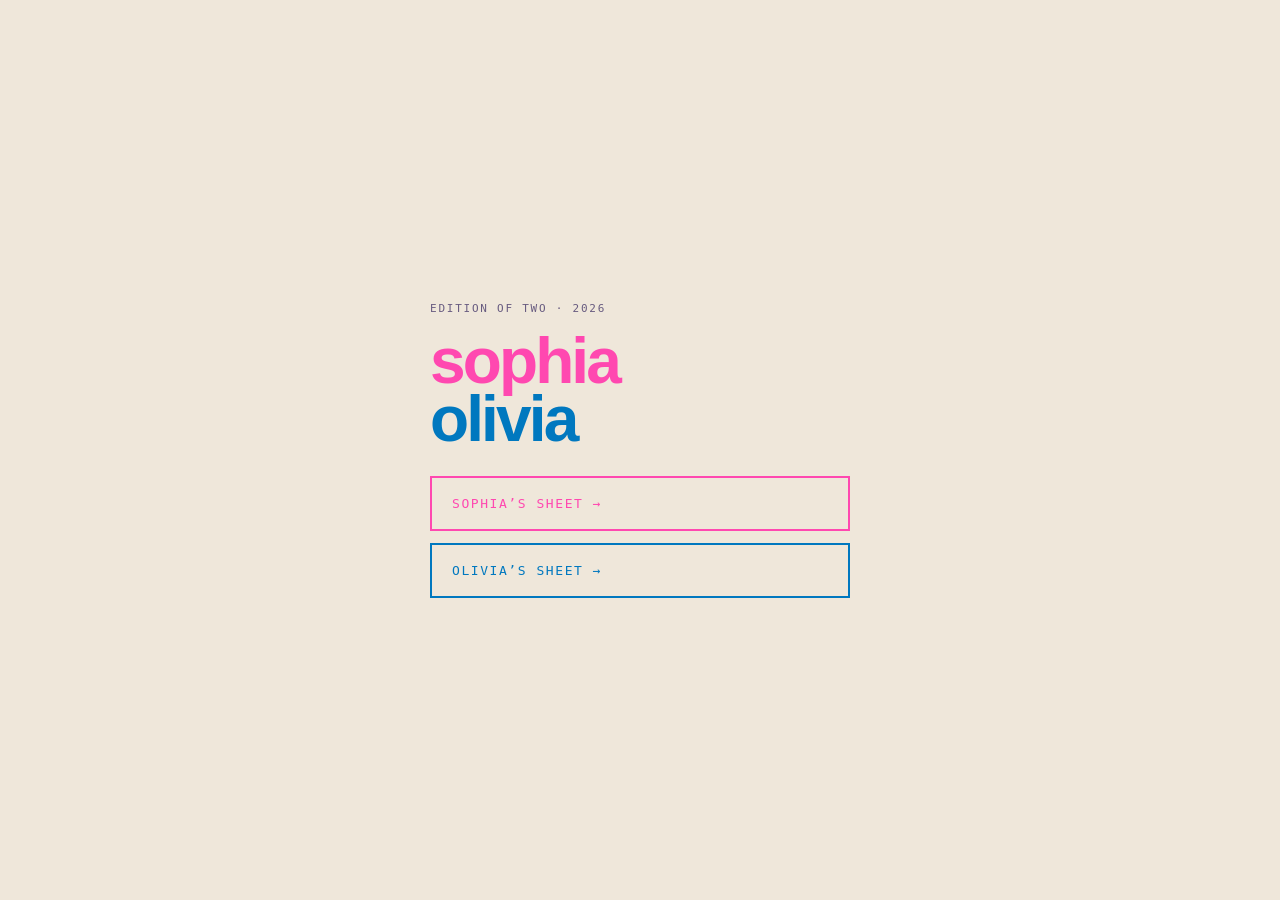
<file: index.html>
<!DOCTYPE html>
<html lang="en">
<head>
<meta charset="utf-8">
<meta name="viewport" content="width=device-width,initial-scale=1,viewport-fit=cover">
<title>Two sheets &mdash; 24</title>
<meta name="theme-color" content="#EFE7DA">
<style>
  :root{
    --paper:#EFE7DA;
    --pink:#FF48B0;
    --blue:#0078BF;
    --overprint:#3C2E63;
    --mono:ui-monospace,SFMono-Regular,Menlo,Consolas,monospace;
  }
  *{box-sizing:border-box;margin:0;padding:0;}
  html,body{height:100%;}
  body{
    background:var(--paper);
    color:var(--overprint);
    font-family:"Helvetica Neue",Helvetica,Arial,sans-serif;
    display:flex;
    align-items:center;
    justify-content:center;
    padding:32px;
  }
  .card{width:100%;max-width:420px;}
  .kicker{
    font-family:var(--mono);
    font-size:11px;
    letter-spacing:.16em;
    text-transform:uppercase;
    opacity:.75;
  }
  h1{
    font-size:clamp(2.5rem,13vw,4rem);
    font-weight:800;
    letter-spacing:-.045em;
    text-transform:lowercase;
    line-height:.9;
    margin:18px 0 28px;
  }
  h1 em{font-style:normal;color:var(--pink);}
  h1 i{font-style:normal;color:var(--blue);}
  .links{display:flex;flex-direction:column;gap:12px;}
  .links a{
    display:block;
    padding:18px 20px;
    border:2px solid currentColor;
    text-decoration:none;
    font-family:var(--mono);
    font-size:13px;
    letter-spacing:.12em;
    text-transform:uppercase;
  }
  .links a:first-child{color:var(--pink);}
  .links a:last-child{color:var(--blue);}
</style>
</head>
<body>
<div class="card">
  <div class="kicker">Edition of two &middot; 2026</div>
  <h1><em>sophia</em><br><i>olivia</i></h1>
  <div class="links">
    <a href="sophia/">Sophia&rsquo;s sheet &rarr;</a>
    <a href="olivia/">Olivia&rsquo;s sheet &rarr;</a>
  </div>
</div>
</body>
</html>
</file>
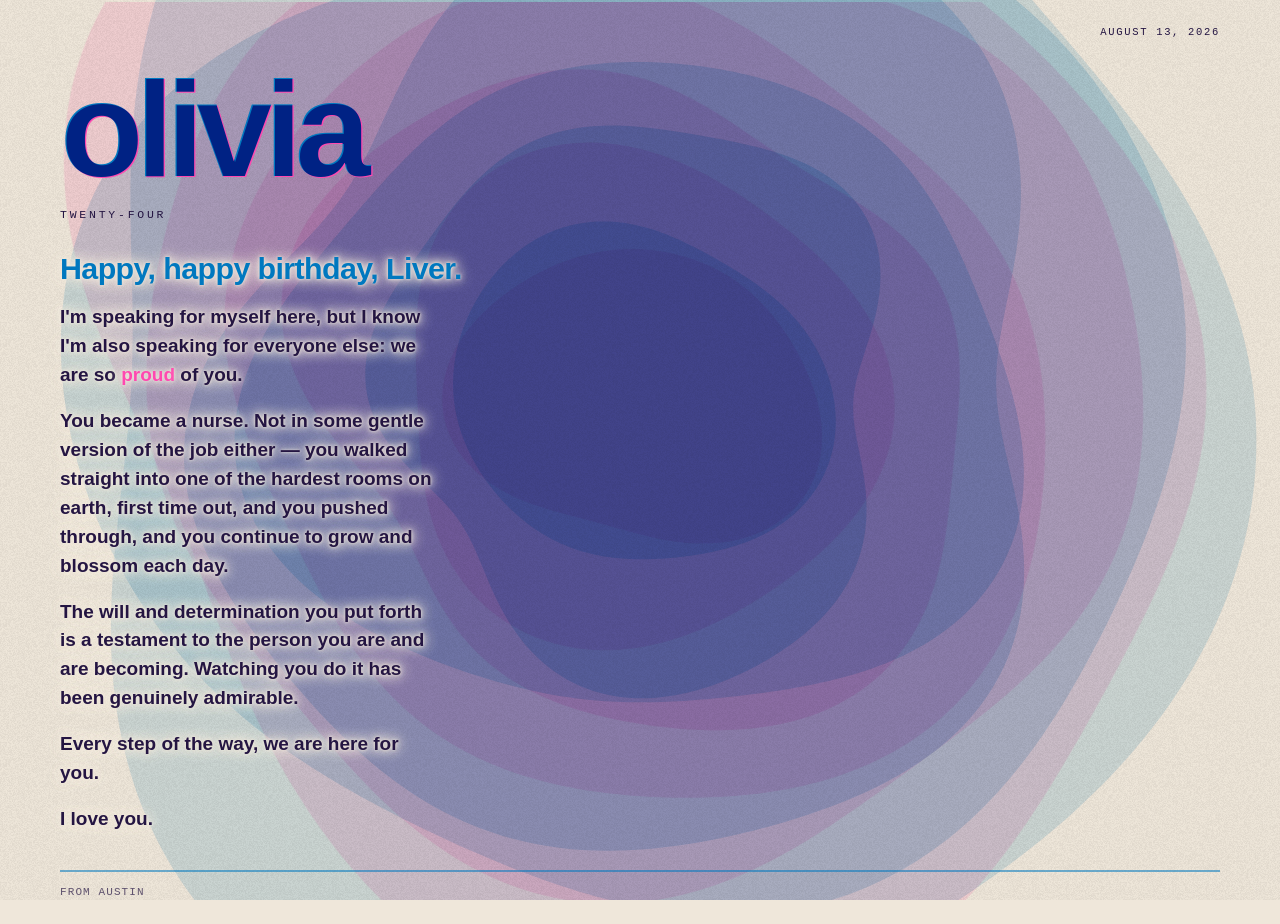
<file: olivia/index.html>
<!DOCTYPE html>
<html lang="en">
<head>
<meta charset="utf-8">
<meta name="viewport" content="width=device-width,initial-scale=1,viewport-fit=cover">
<title>Olivia &mdash; 24</title>
<meta name="theme-color" content="#EFE7DA">
<link rel="stylesheet" href="../assets/sheet.css">
<style>:root{--lead:#0078BF;--trail:#FF48B0;}</style>
</head>
<body>
<canvas id="plate" aria-hidden="true"></canvas>

<main>
  <div class="imprint reveal">
    <span>August 13, 2026</span>
  </div>

  <div class="middle">
    <div class="nameblock reveal" aria-label="Olivia">
      <span class="layer-b" aria-hidden="true">olivia</span>
      <span class="layer-a">olivia</span>
    </div>
    <div class="age reveal">Twenty-four</div>

    <div class="copy">
    <p class="hello reveal">Happy, happy birthday, Liver.</p>

    <div class="note reveal">
      <p>I'm speaking for myself here, but I know I'm also speaking for everyone else: we are so <em>proud</em> of you.</p>
      <p>You became a nurse. Not in some gentle version of the job either &mdash; you walked straight into one of the hardest rooms on earth, first time out, and you pushed through, and you continue to grow and blossom each day.</p>
      <p>The will and determination you put forth is a testament to the person you are and are becoming. Watching you do it has been genuinely admirable.</p>
      <p>Every step of the way, we are here for you.</p>
      <p>I love you.</p>
    </div>
    </div>
  </div>

  <div class="foot reveal">
    <div class="rule"></div>
    <div class="pair">
      <span class="from">From Austin</span>
    </div>
  </div>
</main>

<script>window.SHEET={lead:"#0078BF",trail:"#FF48B0",mirror:true};</script>
<script src="../assets/sheet.js"></script>
</body>
</html>
</file>
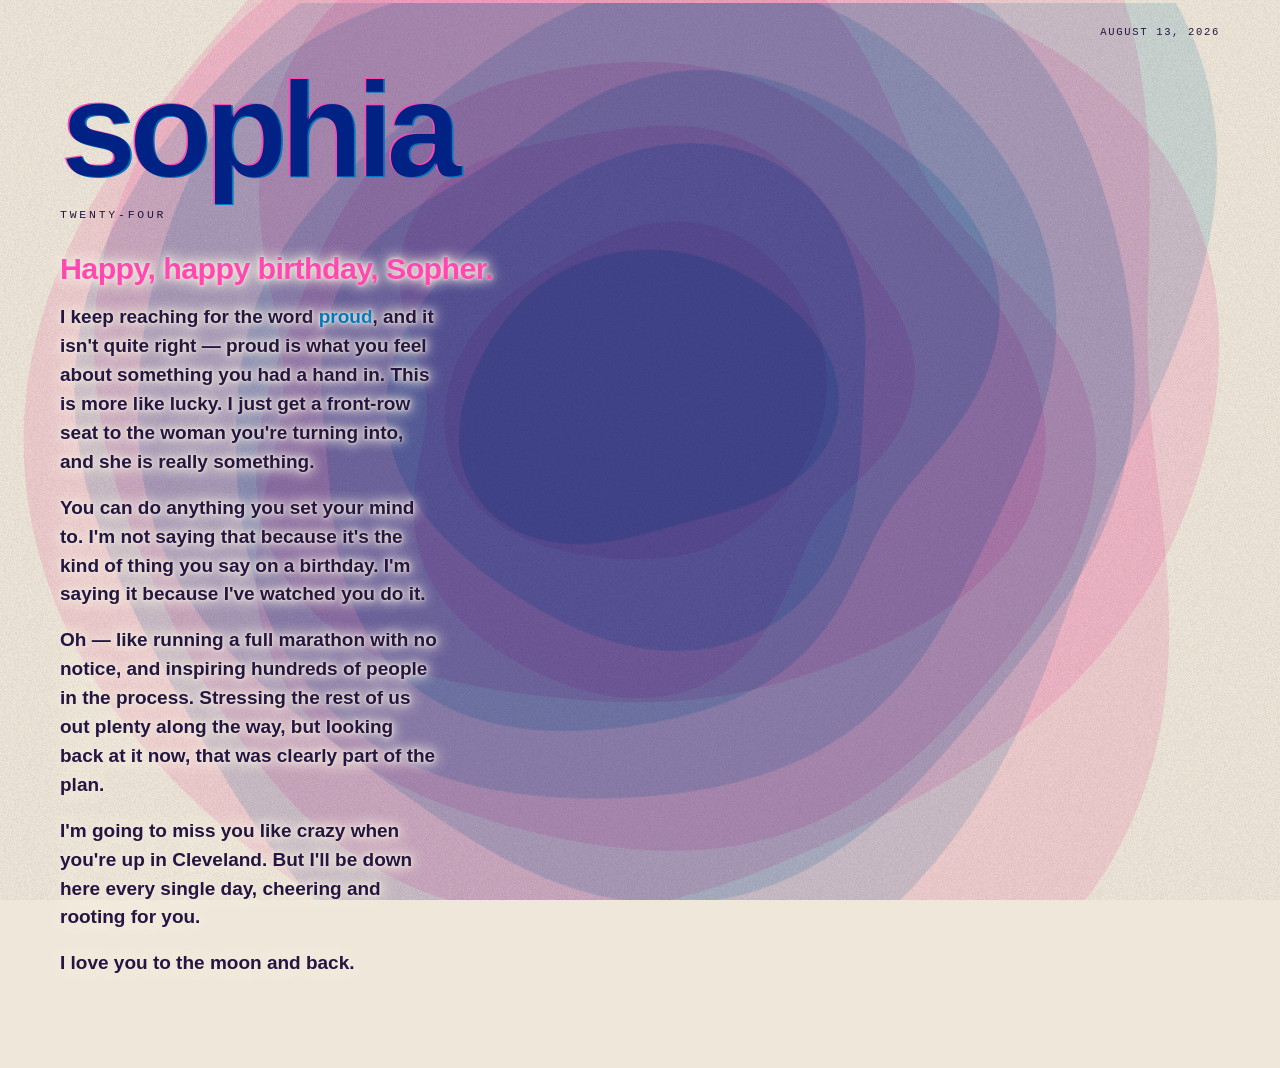
<file: sophia/index.html>
<!DOCTYPE html>
<html lang="en">
<head>
<meta charset="utf-8">
<meta name="viewport" content="width=device-width,initial-scale=1,viewport-fit=cover">
<title>Sophia &mdash; 24</title>
<meta name="theme-color" content="#EFE7DA">
<link rel="stylesheet" href="../assets/sheet.css">
<style>:root{--lead:#FF48B0;--trail:#0078BF;}</style>
</head>
<body>
<canvas id="plate" aria-hidden="true"></canvas>

<main>
  <div class="imprint reveal">
    <span>August 13, 2026</span>
  </div>

  <div class="middle">
    <div class="nameblock reveal" aria-label="Sophia">
      <span class="layer-b" aria-hidden="true">sophia</span>
      <span class="layer-a">sophia</span>
    </div>
    <div class="age reveal">Twenty-four</div>

    <div class="copy">
    <p class="hello reveal">Happy, happy birthday, Sopher.</p>

    <div class="note reveal">
      <p>I keep reaching for the word <em>proud</em>, and it isn't quite right &mdash; proud is what you feel about something you had a hand in. This is more like lucky. I just get a front-row seat to the woman you're turning into, and she is really something.</p>
      <p>You can do anything you set your mind to. I'm not saying that because it's the kind of thing you say on a birthday. I'm saying it because I've watched you do it.</p>
      <p>Oh &mdash; like running a full marathon with no notice, and inspiring hundreds of people in the process. Stressing the rest of us out plenty along the way, but looking back at it now, that was clearly part of the plan.</p>
      <p>I'm going to miss you like crazy when you're up in Cleveland. But I'll be down here every single day, cheering and rooting for you.</p>
      <p>I love you to the moon and back.</p>
    </div>
    </div>
  </div>

  <div class="foot reveal">
    <div class="rule"></div>
    <div class="pair">
      <span class="from">From Austin</span>
    </div>
  </div>
</main>

<script>window.SHEET={lead:"#FF48B0",trail:"#0078BF",mirror:false};</script>
<script src="../assets/sheet.js"></script>
</body>
</html>
</file>
<file: assets/sheet.css>
:root{
  --paper:#EFE7DA;
  --overprint:#241542;
  --display:"Helvetica Neue",Helvetica,Arial,sans-serif;
  --mono:ui-monospace,SFMono-Regular,Menlo,Consolas,monospace;
  --regx:0px;
  --regy:0px;
}
*{box-sizing:border-box;margin:0;padding:0;}
html{height:100%;}
body{
  min-height:100%;
  background:var(--paper);
  color:var(--overprint);
  font-family:var(--display);
  -webkit-font-smoothing:antialiased;
  overflow-x:hidden;
  -webkit-tap-highlight-color:transparent;
  -webkit-user-select:none;
  user-select:none;
  touch-action:manipulation;
}

#plate{
  position:fixed;
  inset:0;
  width:100%;
  height:100%;
  display:block;
  z-index:0;
  pointer-events:none;
}

main{
  position:relative;
  z-index:1;
  min-height:100svh;
  display:flex;
  flex-direction:column;
  justify-content:space-between;
  gap:36px;
  padding:calc(env(safe-area-inset-top) + 26px) 24px calc(env(safe-area-inset-bottom) + 24px);
}

.imprint{
  font-family:var(--mono);
  font-size:10.5px;
  letter-spacing:.16em;
  text-transform:uppercase;
  opacity:.7;
  display:flex;
  justify-content:flex-end;
  align-items:baseline;
}

.nameblock{
  position:relative;
  line-height:.82;
}
.nameblock span{
  display:block;
  font-size:clamp(3.25rem,19vw,8.5rem);
  font-weight:800;
  letter-spacing:-.055em;
  text-transform:lowercase;
  mix-blend-mode:multiply;
}
.layer-a{color:var(--lead);position:relative;}
.layer-b{
  color:var(--trail);
  position:absolute;
  top:0;left:0;right:0;
  transform:translate(var(--regx),var(--regy));
}

.age{
  font-family:var(--mono);
  font-size:11.5px;
  letter-spacing:.24em;
  text-transform:uppercase;
  margin-top:22px;
  opacity:.8;
}

/* Artwork stays at full strength. The copy earns its contrast from a
   tight paper-coloured halo hugging each letterform, so the ink still
   reads between and around the words instead of being masked out. */
.copy{position:relative;}
.copy .hello,
.copy .note{
  text-shadow:
    0 0 3px var(--paper),
    0 0 7px var(--paper),
    0 0 15px var(--paper),
    0 0 15px var(--paper);
}

.hello{
  margin-top:30px;
  font-size:clamp(1.35rem,6.2vw,1.9rem);
  font-weight:700;
  letter-spacing:-.02em;
  line-height:1.15;
  color:var(--lead);
}

.note{
  max-width:36ch;
  margin-top:18px;
  font-size:1.0625rem;
  line-height:1.52;
  font-weight:600;
}
.note p + p{margin-top:.9em;}
.note em{font-style:normal;font-weight:700;color:var(--trail);}

.foot{display:flex;flex-direction:column;gap:14px;}
.rule{height:2px;background:var(--lead);opacity:.55;mix-blend-mode:multiply;}
.pair{
  display:flex;
  justify-content:space-between;
  align-items:center;
  gap:16px;
  font-family:var(--mono);
  font-size:11px;
  letter-spacing:.1em;
  text-transform:uppercase;
}
.from{opacity:.7;}

.reveal{opacity:0;transform:translateY(12px);}
.in{
  opacity:1;transform:none;
  transition:opacity .8s ease,transform .8s cubic-bezier(.2,.7,.3,1);
}

@media (prefers-reduced-motion:reduce){
  .reveal{opacity:1;transform:none;transition:none;}
}
@media (min-width:700px){
  main{padding-left:60px;padding-right:60px;}
  .note{font-size:1.1875rem;}
}
</file>
